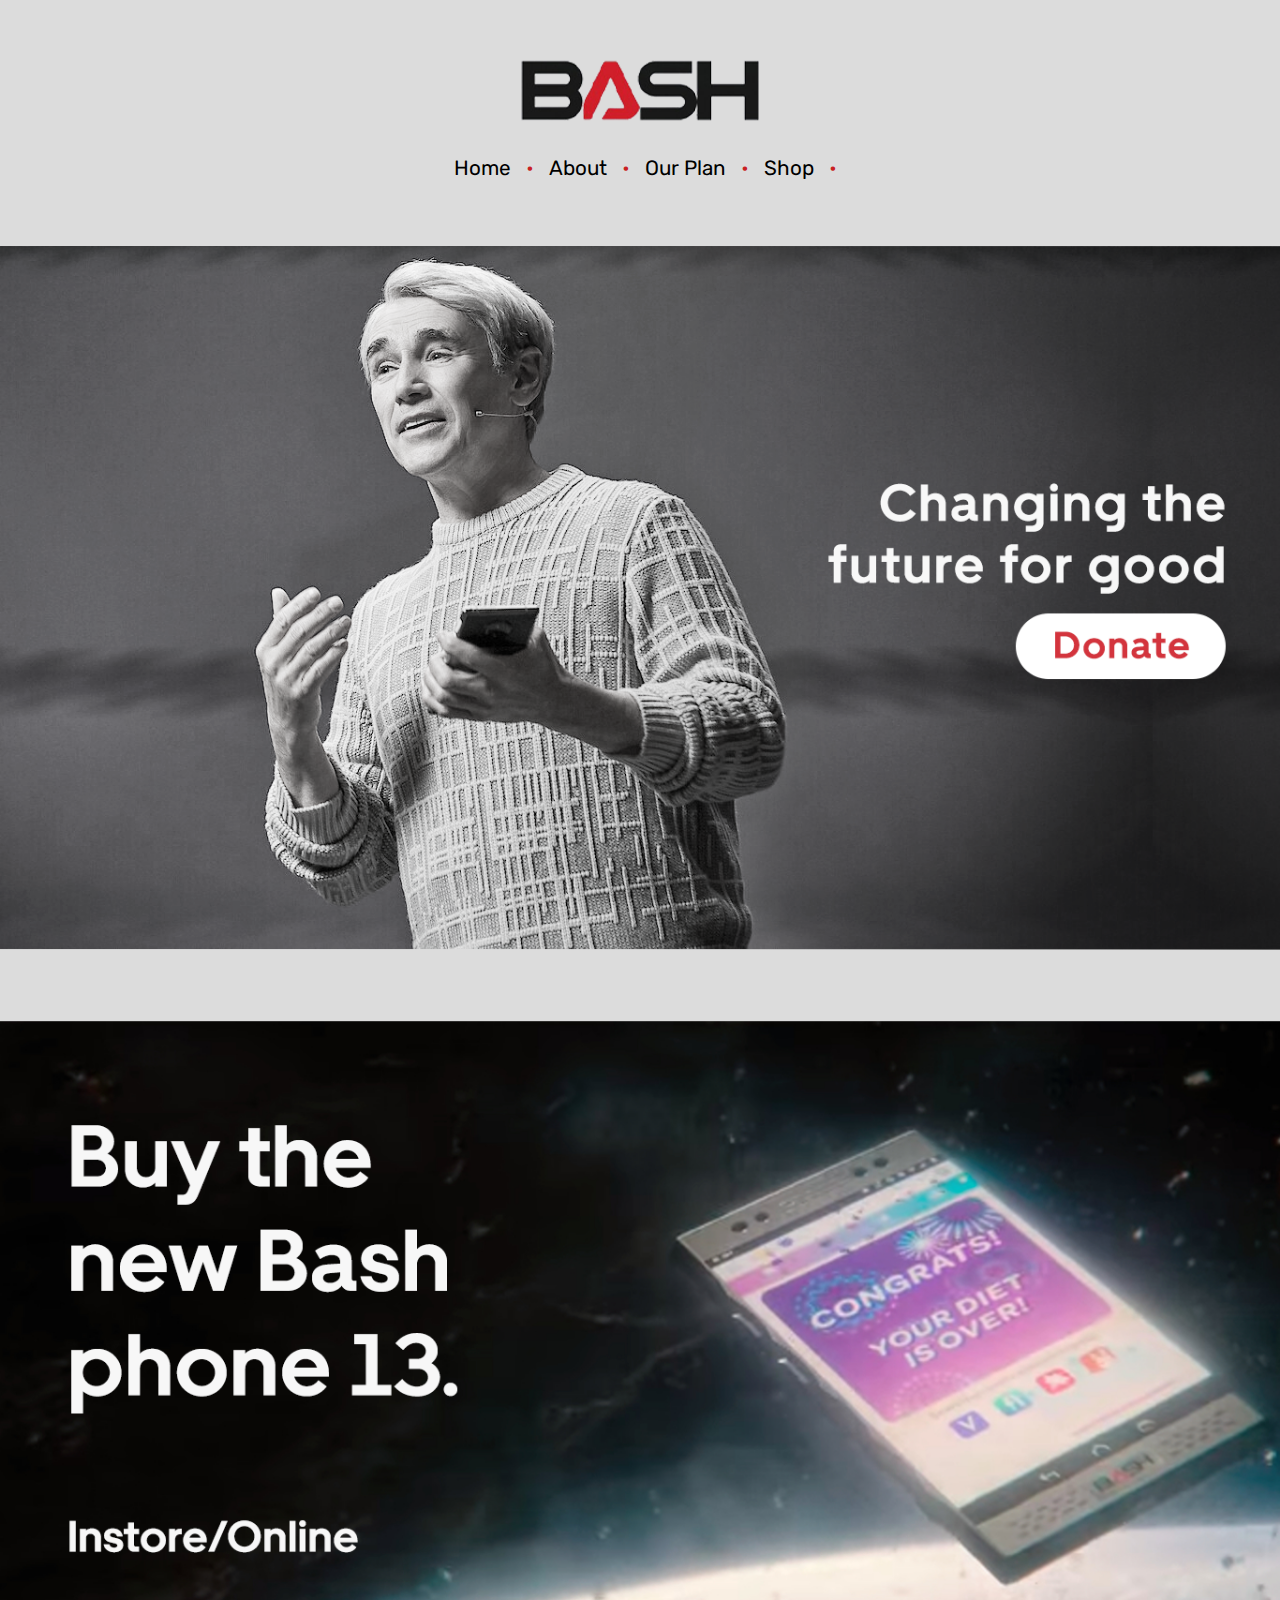
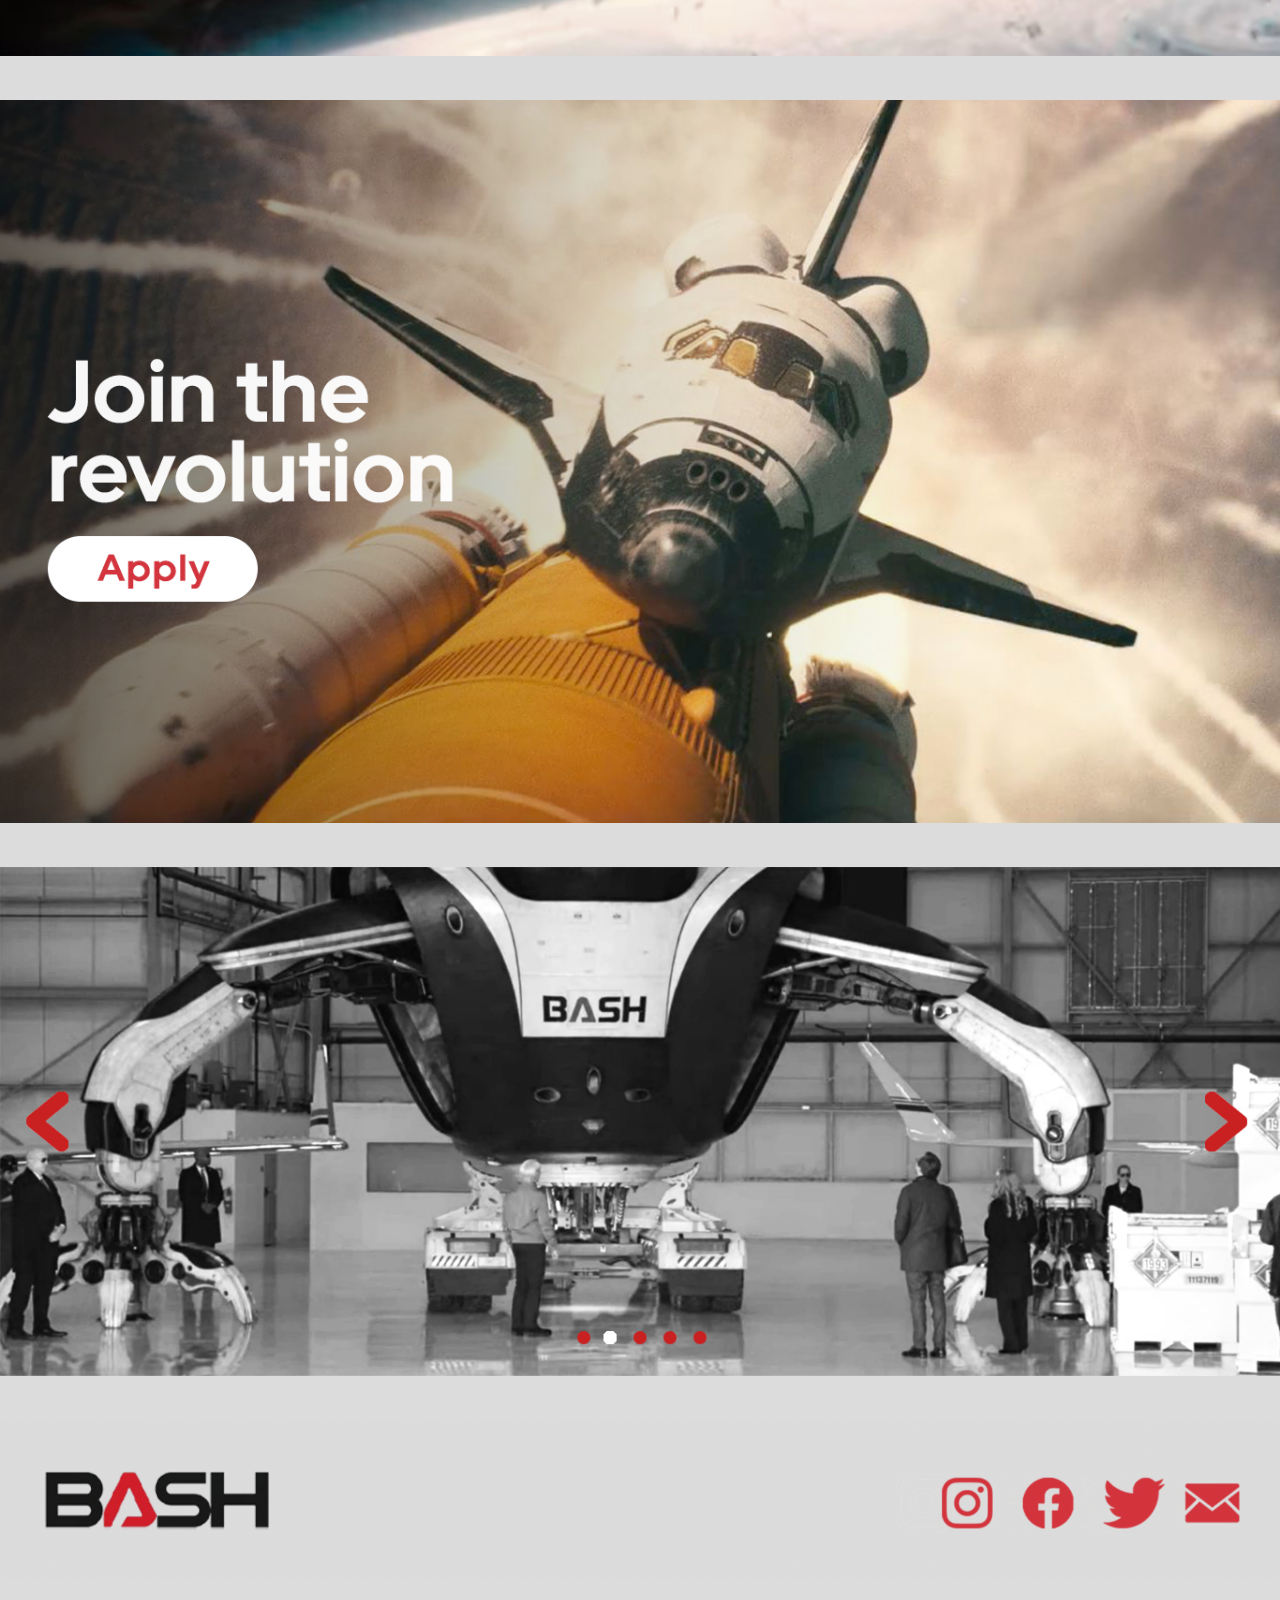
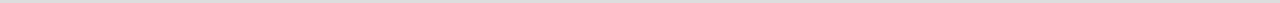
<file: index.html>
<!DOCTYPE html>

<html>
    
    <head>
    
        <title>My Github Pages Site</title>
        <link rel="stylesheet" href="style.css" />
        <meta name="viewport" content="width=device-width, initial-scale=1">
    </head>
    
    
    
<body>


    
    
    <div class="links"> 
           
        <div class="logo">
  
    <img src="images-2/BASH_LOGO.png" />
    
    </div>
        
        <a href="index.html">Home</a>
        &bull;
           <a href="About.html">About</a>
        &bull;
           <a href="Our-plan.html">Our Plan</a>
        &bull;
           <a href="Shop.html">Shop</a>
        &bull;
        
           </div>
    
     
    
    
    <div class="banner">
        <a href="Our-plan.html"><img src="images-2/BANNER-3.png"></a>
    </div>
    
    
    <div class="banner-2">
    
       
    <a href="Shop.html"><img src="images-2/BANNER-2.png"></a>
    </div>
    
 <div class="banner-4"> 
    

     <a href="Our-plan.html"><img src="images-2/BANNER-4.png"></a>
    </div>
    
    
    
    
    <div class="banner-3">
    

     <a href="About.html"><img src="images-2/Banner-image.png"></a>
    </div>
    


<div class="banner">
    

<a href="index.html"><img src="images-2/Footer.png"></a>
    </div>
    
</body>
    
</html>
</file>
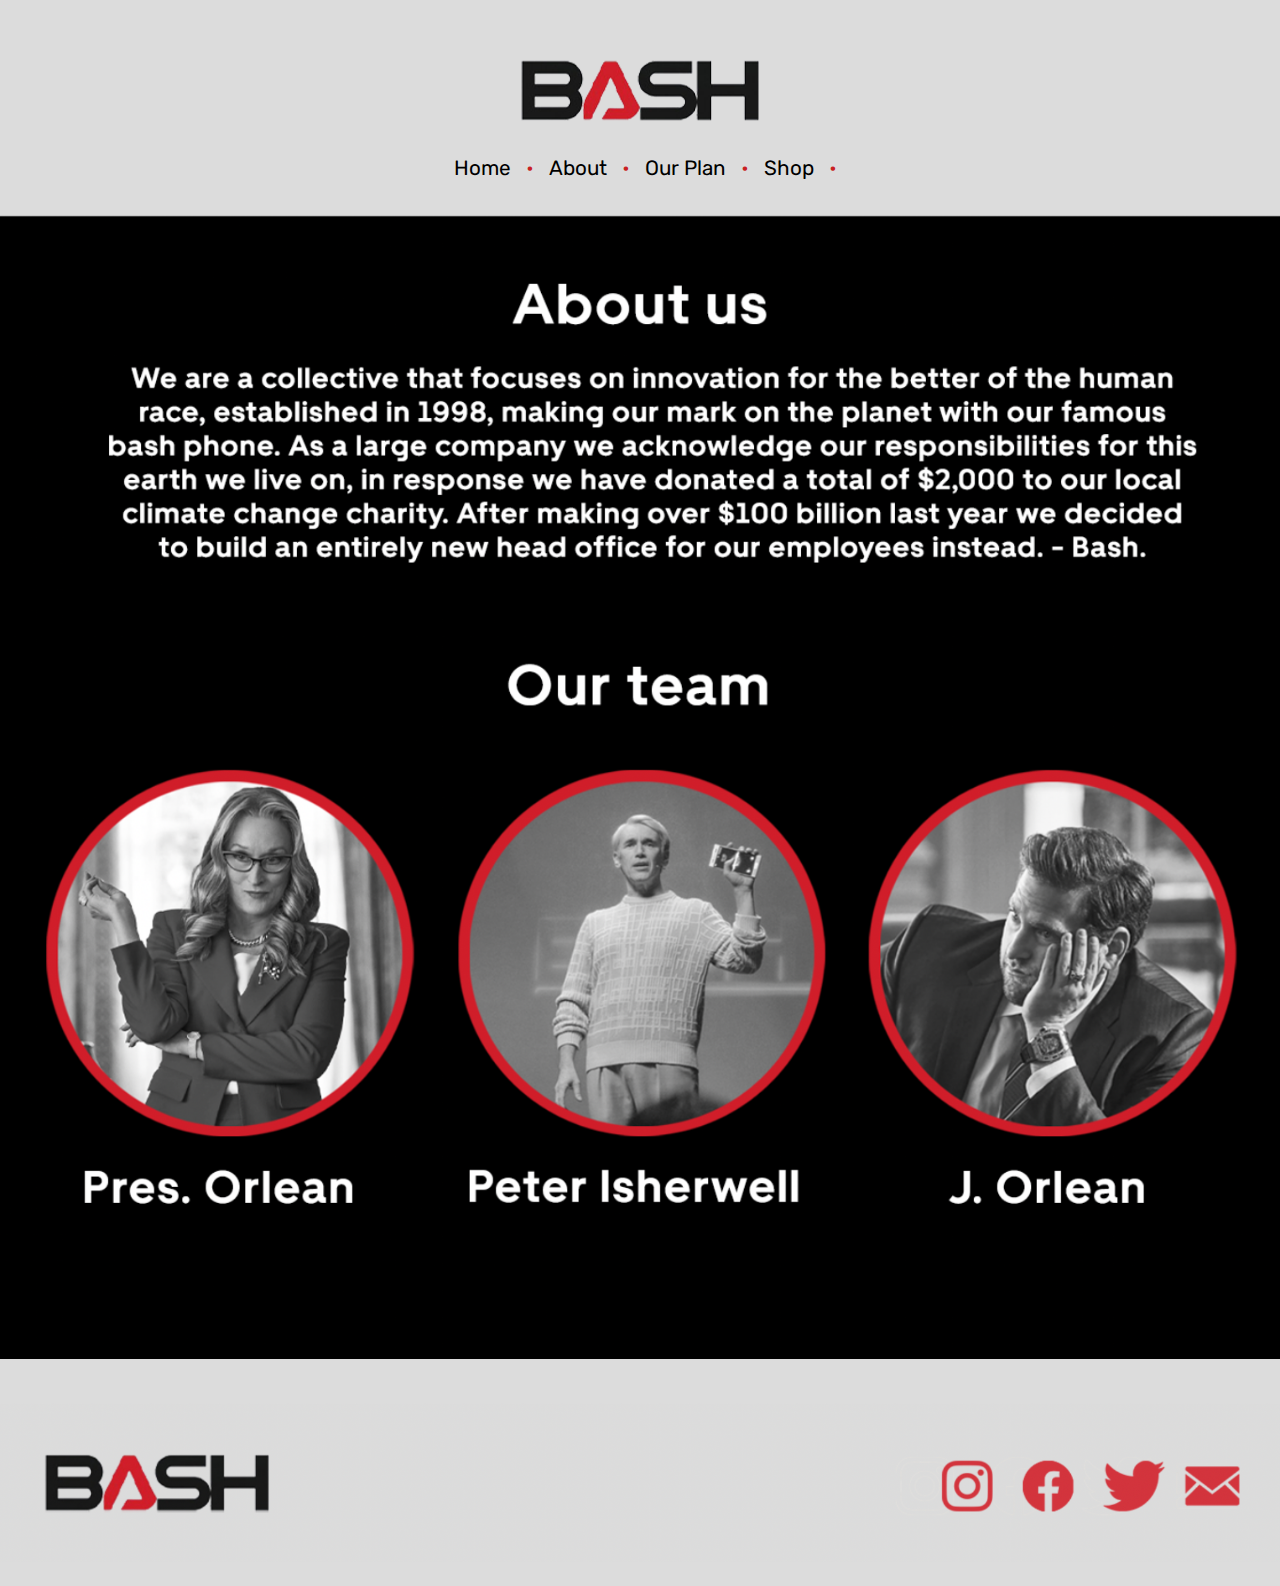
<file: About.html>
<!DOCTYPE html>

<html>
    
    <head>
    
        <title>My Github Pages Site</title>
        <link rel="stylesheet" href="style.css" />
        <meta name="viewport" content="width=device-width, initial-scale=1">
    </head>
    
    <body>

    
    <div class="links"> 
           
        <div class="logo">
  
    <img src="images-2/BASH_LOGO.png" />
    
    </div>
        
        <a href="index.html">Home</a>
        &bull;
           <a href="About.html">About</a>
        &bull;
           <a href="Our-plan.html">Our Plan</a>
        &bull;
           <a href="Shop.html">Shop</a>
        &bull;
        
           </div>
    
     
    
    
    <div class="banner">
        <img src="images-2/About-body.png" />
        
        
        </div>
        
    


    
    

<div class="banner">
    

<a href="index.html"><img src="images-2/Footer.png"></a>
    </div>
    
    
</body>
    
</html>
</file>
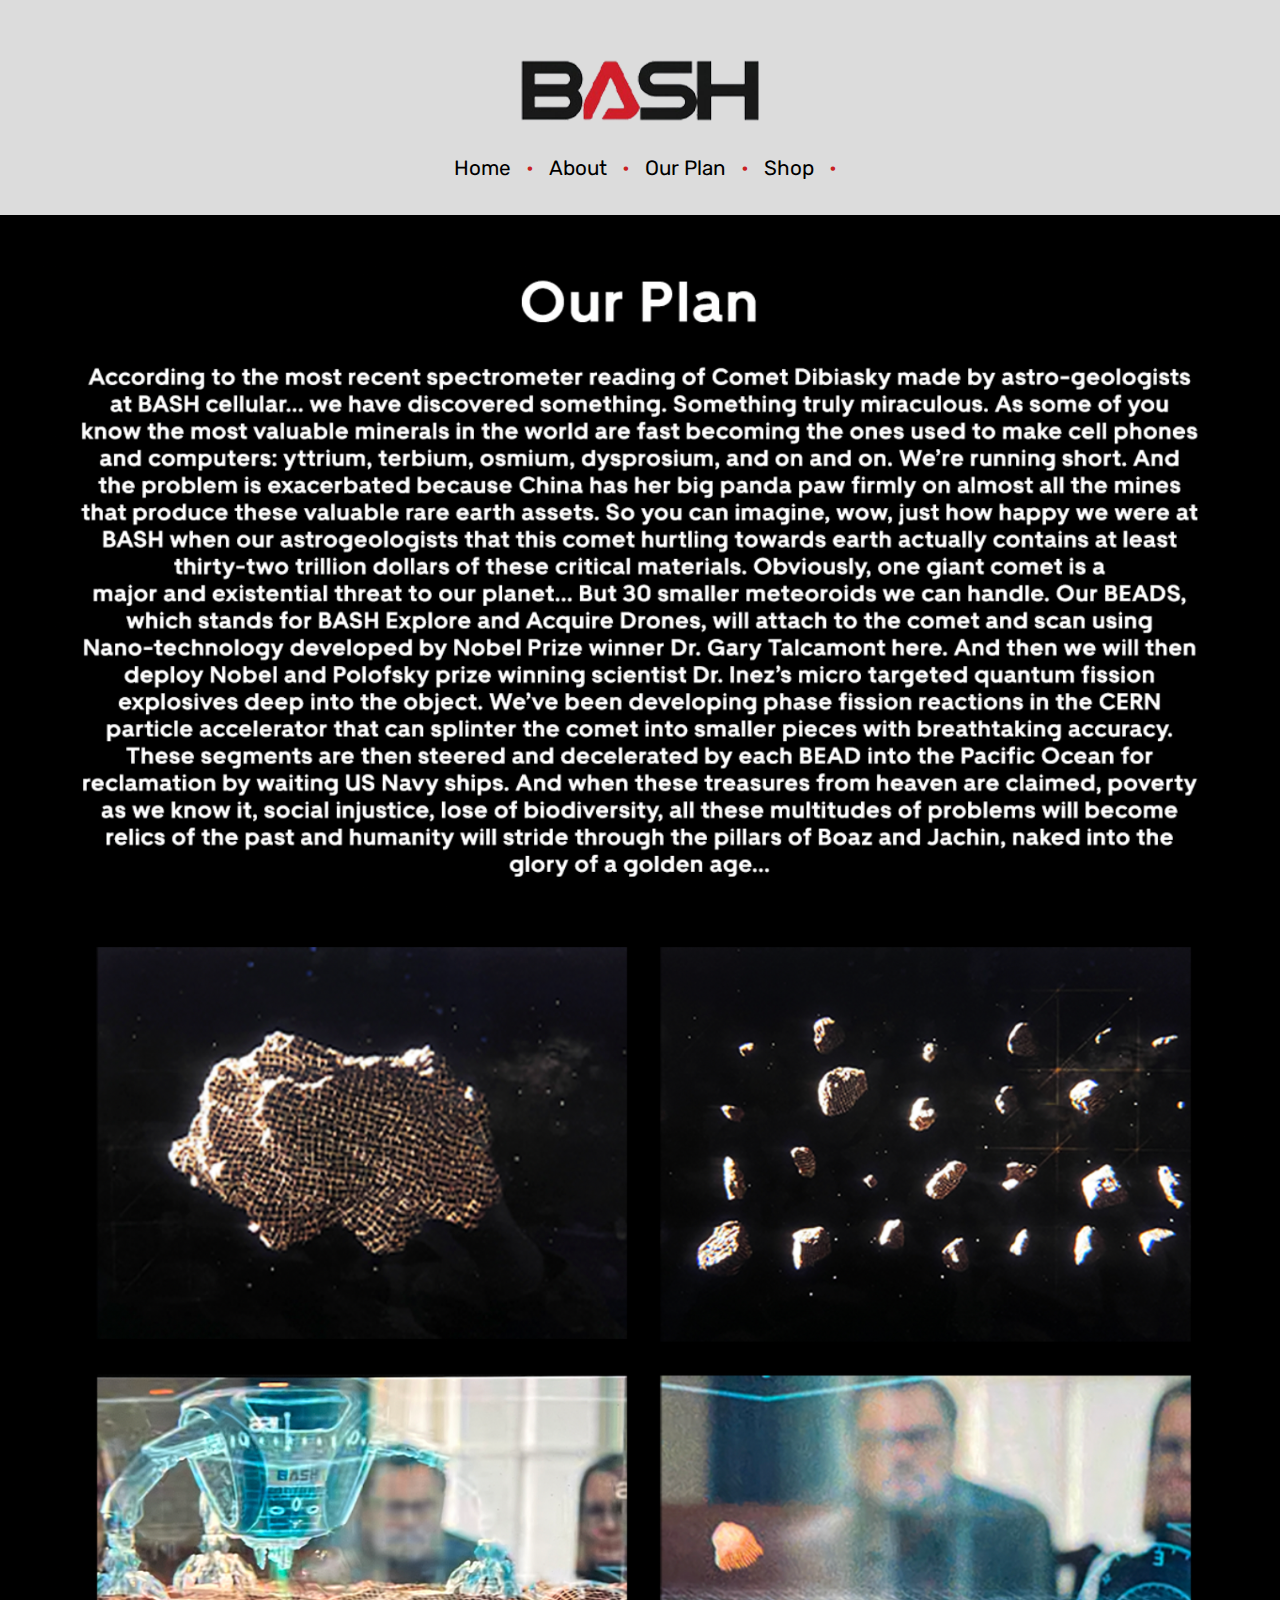
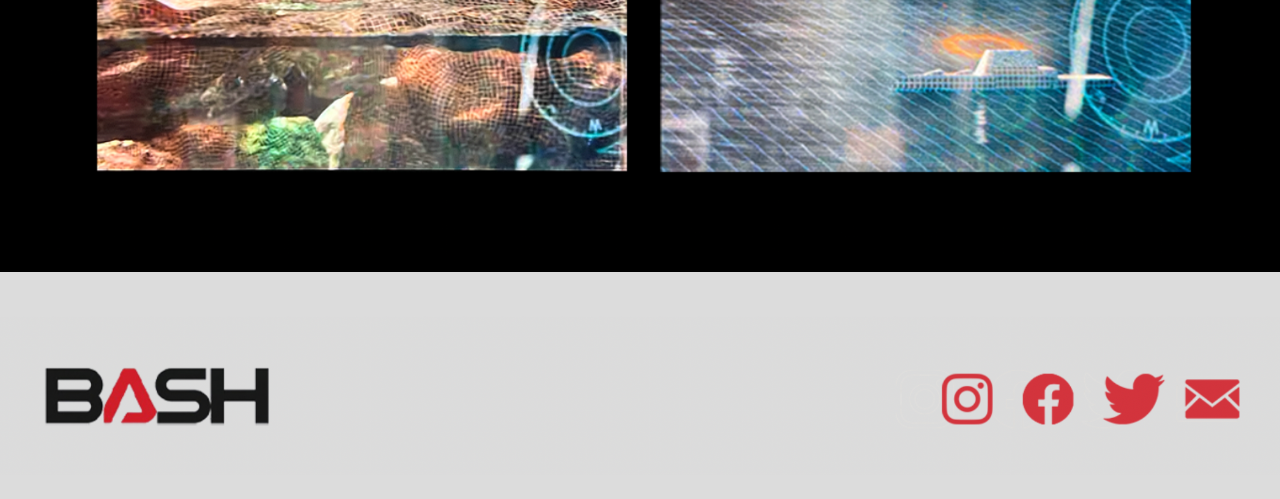
<file: Our-plan.html>
<!DOCTYPE html>

<html>
    
    <head>
    
        <title>My Github Pages Site</title>
        <link rel="stylesheet" href="style.css" />
        <meta name="viewport" content="width=device-width, initial-scale=1">
    </head>
    
    
    
<body>

    
    
    <div class="links"> 
           
        <div class="logo">
  
    <img src="images-2/BASH_LOGO.png" />
    
    </div>
        
        <a href="index.html">Home</a>
        &bull;
           <a href="About.html">About</a>
        &bull;
           <a href="Our-plan.html">Our Plan</a>
        &bull;
           <a href="Shop.html">Shop</a>
        &bull;
        
           </div>
    
     
    <div class="banner">  
    
    <img src="images-2/Our-plan.png">
    
    </div>


<div class="banner">
    

<a href="index.html"><img src="images-2/Footer.png"></a>
    </div>

    
    
</body>
    
</html>
</file>
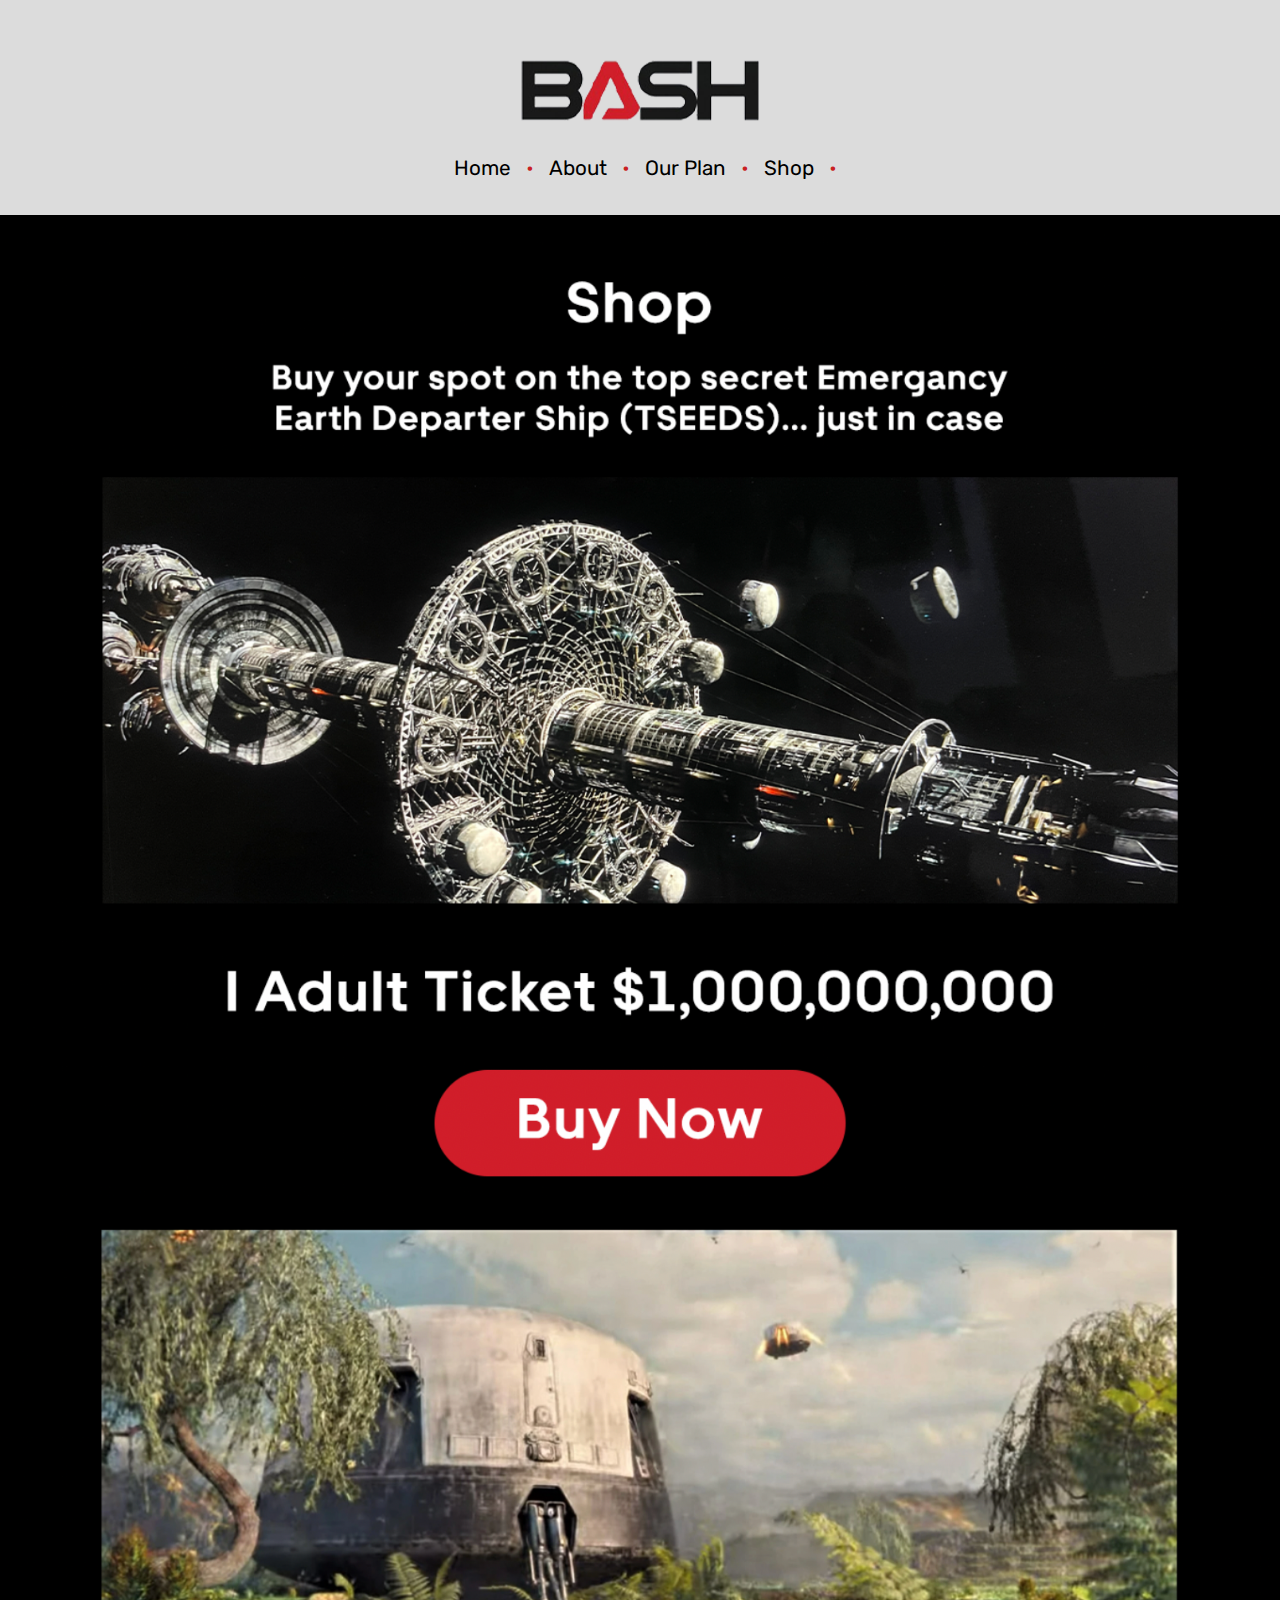
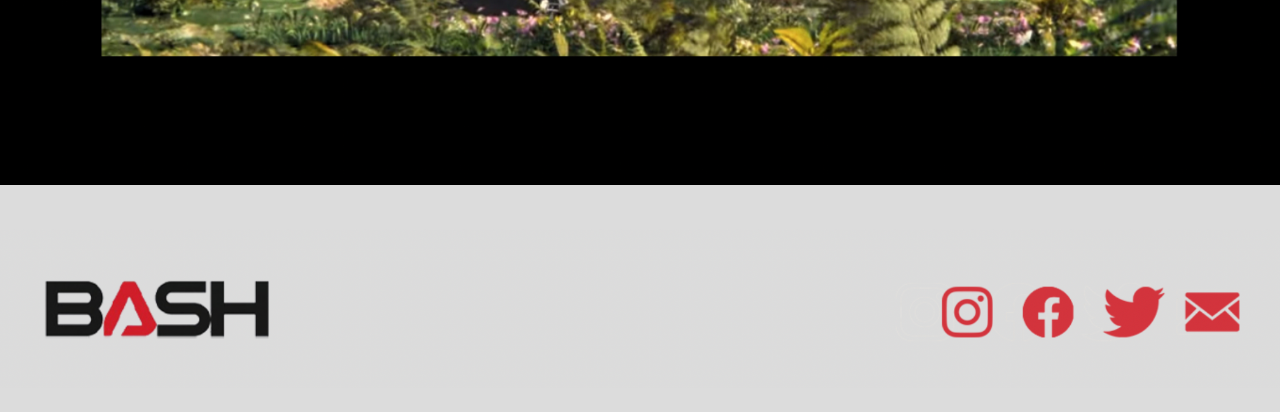
<file: Shop.html>
<!DOCTYPE html>

<html>
    
    <head>
    
        <title>My Github Pages Site</title>
        <link rel="stylesheet" href="style.css" />
        <meta name="viewport" content="width=device-width, initial-scale=1">
    </head>
    
    
    
<body>

    
    
    <div class="links"> 
           
        <div class="logo">
  
    <img src="images-2/BASH_LOGO.png" />
    
    </div>
        
        <a href="index.html">Home</a>
        &bull;
           <a href="About.html">About</a>
        &bull;
           <a href="Our-plan.html">Our Plan</a>
        &bull;
           <a href="Shop.html">Shop</a>
        &bull;
        
           </div>
    
     
    <div class="banner">  
    
    <img src="images-2/Shop-body.png">
    
    </div>


<div class="banner">
    

<a href="index.html"><img src="images-2/Footer.png"></a>
    </div>
    
    
</body>
    
</html>
</file>
<file: style.css>
@import url('https://fonts.googleapis.com/css2?family=Rubik:ital,wght@0,300;0,400;0,500;0,600;0,700;0,800;0,900;1,300;1,400;1,500;1,600;1,700;1,800;1,900&display=swap');



body {
background-color: #dcdcdc; 
   
    margin: 0 0 0 0;
    font-family: 'Rubik', sans-serif;
}
 

div{

    min-height: 10px;
    padding: 15px;
    
}


.About-body{
    
    text-align: center;
    max-width: inherit;
    
}



.nav {
display: grid; grid-template-columns: 200px auto; margin-left: auto;
margin-right: auto;
max-width: 1950px;
}


.links {
     margin-top: 15px;
     font-size: 1.290rem;
     text-align: center;
     color: #c92122;
}

.links img{
    
    
    padding: inherit;
    
}

.links a {
     color: black;
     padding-left: 10px;
     padding-right: 10px;
     text-decoration: none;
}
.banner-3 {
    background-color: #dcdcdc; 
    padding: 20px 0; 
    text-align: center;
}


.banner-3 img {
    
    max-width: 2070px;
    
    width: 100%;
} 

.banner-4 {
    background-color: #dcdcdc; 
    padding: 20px 0; 
    text-align: center;
}


.banner-4 img {
    
    max-width: 2070px;
    
    width: 100%;
}

.banner {
    background-color: #dcdcdc; 
    padding: 20px 0; 
    text-align: center;
}


.banner img {
    
    max-width: 2070px;
    
    width: 100%;
} 


.banner-2 {
    background-color: #dcdcdc; 
    padding: 20px 0; 
    text-align: center;
}


.banner-2 img {
    
    max-width: 2070px;
    
    width: 100%;
} 


.Our-Services {
    background-color: #dcdcdc;
    color: #000000;
    display: grid;
    grid-template-columns: 1fr 1fr;
    
}

.Our-Services .description {
    grid-column: span 2;
}


.block img {
    width: 18%;
    float: left;
}



.footer {
    background-color: #dcdcdc;
    color: #c92122;
    
    
}

.footer img{
    
    padding: inherit;
    
}

ul {
    
    list-style-type: none;
}


#msg {
    
    margin-top: 18px
}


.footer .container {
    
    display: grid; grid-template-columns: 150px auto; margin-left: auto;
    margin-right: auto;

}




@media screen and (max-width: 550px)
</file>
